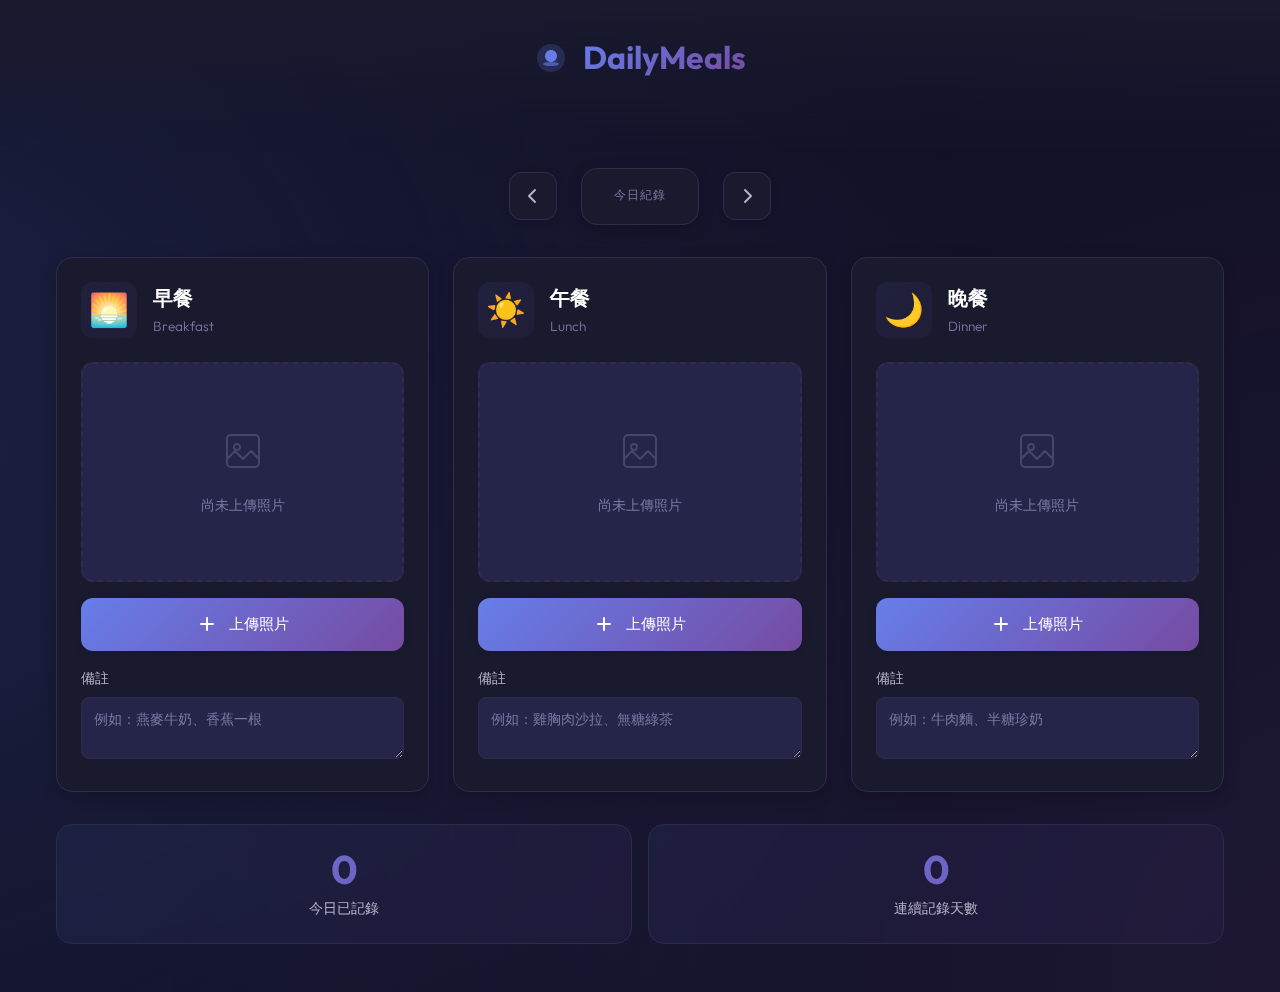
<file: index.html>
<!DOCTYPE html>
<html lang="zh-Hant">
<head>
  <meta charset="UTF-8" />
  <meta name="viewport" content="width=device-width, initial-scale=1.0" />
  <title>DailyMeals - 每日三餐紀錄</title>
  <meta name="description" content="簡單優雅的飲食紀錄工具，每天記錄早餐、午餐、晚餐照片" />
  <link rel="preconnect" href="https://fonts.googleapis.com">
  <link rel="preconnect" href="https://fonts.gstatic.com" crossorigin>
  <link href="https://fonts.googleapis.com/css2?family=Outfit:wght@300;400;500;600;700&display=swap" rel="stylesheet">
  <link rel="stylesheet" href="style.css" />
</head>
<body>
  <!-- Background gradient animation -->
  <div class="bg-gradient"></div>
  
  <!-- Header -->
  <header class="header">
    <div class="header-content">
      <div class="logo">
        <svg width="32" height="32" viewBox="0 0 32 32" fill="none" xmlns="http://www.w3.org/2000/svg">
          <circle cx="16" cy="16" r="14" fill="url(#gradient)" opacity="0.2"/>
          <path d="M16 8C12.686 8 10 10.686 10 14C10 17.314 12.686 20 16 20C19.314 20 22 17.314 22 14C22 10.686 19.314 8 16 8Z" fill="url(#gradient)"/>
          <ellipse cx="16" cy="22" rx="8" ry="2" fill="url(#gradient)" opacity="0.6"/>
          <defs>
            <linearGradient id="gradient" x1="0" y1="0" x2="32" y2="32">
              <stop offset="0%" stop-color="#667eea"/>
              <stop offset="100%" stop-color="#764ba2"/>
            </linearGradient>
          </defs>
        </svg>
        <h1>DailyMeals</h1>
      </div>
      <p class="tagline">讓每一餐都被記錄，讓每一天都有回顧</p>
    </div>
  </header>

  <!-- Main Container -->
  <main class="container">
    <!-- Date Navigation -->
    <section class="date-section">
      <button class="date-nav-btn" id="prevDay" aria-label="前一天">
        <svg width="20" height="20" viewBox="0 0 20 20" fill="none" stroke="currentColor">
          <path d="M12 4L6 10L12 16" stroke-width="2" stroke-linecap="round" stroke-linejoin="round"/>
        </svg>
      </button>
      
      <div class="date-display">
        <div class="date-label">今日紀錄</div>
        <div class="date-value" id="currentDate"></div>
      </div>
      
      <button class="date-nav-btn" id="nextDay" aria-label="下一天">
        <svg width="20" height="20" viewBox="0 0 20 20" fill="none" stroke="currentColor">
          <path d="M8 4L14 10L8 16" stroke-width="2" stroke-linecap="round" stroke-linejoin="round"/>
        </svg>
      </button>
    </section>

    <!-- Meals Grid -->
    <section class="meals-grid">
      <!-- Breakfast Card -->
      <article class="meal-card" data-meal="breakfast">
        <div class="meal-header">
          <div class="meal-icon">🌅</div>
          <div class="meal-info">
            <h2 class="meal-title">早餐</h2>
            <p class="meal-subtitle">Breakfast</p>
          </div>
        </div>
        
        <div class="image-container">
          <div class="image-preview" id="preview-breakfast">
            <div class="empty-state">
              <svg width="48" height="48" viewBox="0 0 48 48" fill="none" stroke="currentColor">
                <rect x="8" y="8" width="32" height="32" rx="4" stroke-width="2"/>
                <circle cx="18" cy="20" r="3" stroke-width="2"/>
                <path d="M8 32L16 24L24 32L32 24L40 32" stroke-width="2" stroke-linecap="round" stroke-linejoin="round"/>
              </svg>
              <p>尚未上傳照片</p>
            </div>
          </div>
          <button class="upload-trigger" data-target="breakfast-input">
            <svg width="20" height="20" viewBox="0 0 20 20" fill="none" stroke="currentColor">
              <path d="M10 4V16M4 10H16" stroke-width="2" stroke-linecap="round"/>
            </svg>
            <span>上傳照片</span>
          </button>
          <input type="file" id="breakfast-input" accept="image/*" hidden data-input="breakfast" />
        </div>
        
        <div class="note-section">
          <label for="breakfast-note">備註</label>
          <textarea 
            id="breakfast-note" 
            data-note="breakfast"
            placeholder="例如：燕麥牛奶、香蕉一根"
            rows="2"></textarea>
        </div>
      </article>

      <!-- Lunch Card -->
      <article class="meal-card" data-meal="lunch">
        <div class="meal-header">
          <div class="meal-icon">☀️</div>
          <div class="meal-info">
            <h2 class="meal-title">午餐</h2>
            <p class="meal-subtitle">Lunch</p>
          </div>
        </div>
        
        <div class="image-container">
          <div class="image-preview" id="preview-lunch">
            <div class="empty-state">
              <svg width="48" height="48" viewBox="0 0 48 48" fill="none" stroke="currentColor">
                <rect x="8" y="8" width="32" height="32" rx="4" stroke-width="2"/>
                <circle cx="18" cy="20" r="3" stroke-width="2"/>
                <path d="M8 32L16 24L24 32L32 24L40 32" stroke-width="2" stroke-linecap="round" stroke-linejoin="round"/>
              </svg>
              <p>尚未上傳照片</p>
            </div>
          </div>
          <button class="upload-trigger" data-target="lunch-input">
            <svg width="20" height="20" viewBox="0 0 20 20" fill="none" stroke="currentColor">
              <path d="M10 4V16M4 10H16" stroke-width="2" stroke-linecap="round"/>
            </svg>
            <span>上傳照片</span>
          </button>
          <input type="file" id="lunch-input" accept="image/*" hidden data-input="lunch" />
        </div>
        
        <div class="note-section">
          <label for="lunch-note">備註</label>
          <textarea 
            id="lunch-note"
            data-note="lunch"
            placeholder="例如：雞胸肉沙拉、無糖綠茶"
            rows="2"></textarea>
        </div>
      </article>

      <!-- Dinner Card -->
      <article class="meal-card" data-meal="dinner">
        <div class="meal-header">
          <div class="meal-icon">🌙</div>
          <div class="meal-info">
            <h2 class="meal-title">晚餐</h2>
            <p class="meal-subtitle">Dinner</p>
          </div>
        </div>
        
        <div class="image-container">
          <div class="image-preview" id="preview-dinner">
            <div class="empty-state">
              <svg width="48" height="48" viewBox="0 0 48 48" fill="none" stroke="currentColor">
                <rect x="8" y="8" width="32" height="32" rx="4" stroke-width="2"/>
                <circle cx="18" cy="20" r="3" stroke-width="2"/>
                <path d="M8 32L16 24L24 32L32 24L40 32" stroke-width="2" stroke-linecap="round" stroke-linejoin="round"/>
              </svg>
              <p>尚未上傳照片</p>
            </div>
          </div>
          <button class="upload-trigger" data-target="dinner-input">
            <svg width="20" height="20" viewBox="0 0 20 20" fill="none" stroke="currentColor">
              <path d="M10 4V16M4 10H16" stroke-width="2" stroke-linecap="round"/>
            </svg>
            <span>上傳照片</span>
          </button>
          <input type="file" id="dinner-input" accept="image/*" hidden data-input="dinner" />
        </div>
        
        <div class="note-section">
          <label for="dinner-note">備註</label>
          <textarea 
            id="dinner-note"
            data-note="dinner"
            placeholder="例如：牛肉麵、半糖珍奶"
            rows="2"></textarea>
        </div>
      </article>
    </section>

    <!-- Stats Footer -->
    <section class="stats-section">
      <div class="stat-item">
        <div class="stat-value" id="todayCount">0</div>
        <div class="stat-label">今日已記錄</div>
      </div>
      <div class="stat-item">
        <div class="stat-value" id="streakCount">0</div>
        <div class="stat-label">連續記錄天數</div>
      </div>
    </section>
  </main>

  <!-- Toast Notification -->
  <div class="toast" id="toast"></div>

  <script src="app.js"></script>
</body>
</html>
</file>
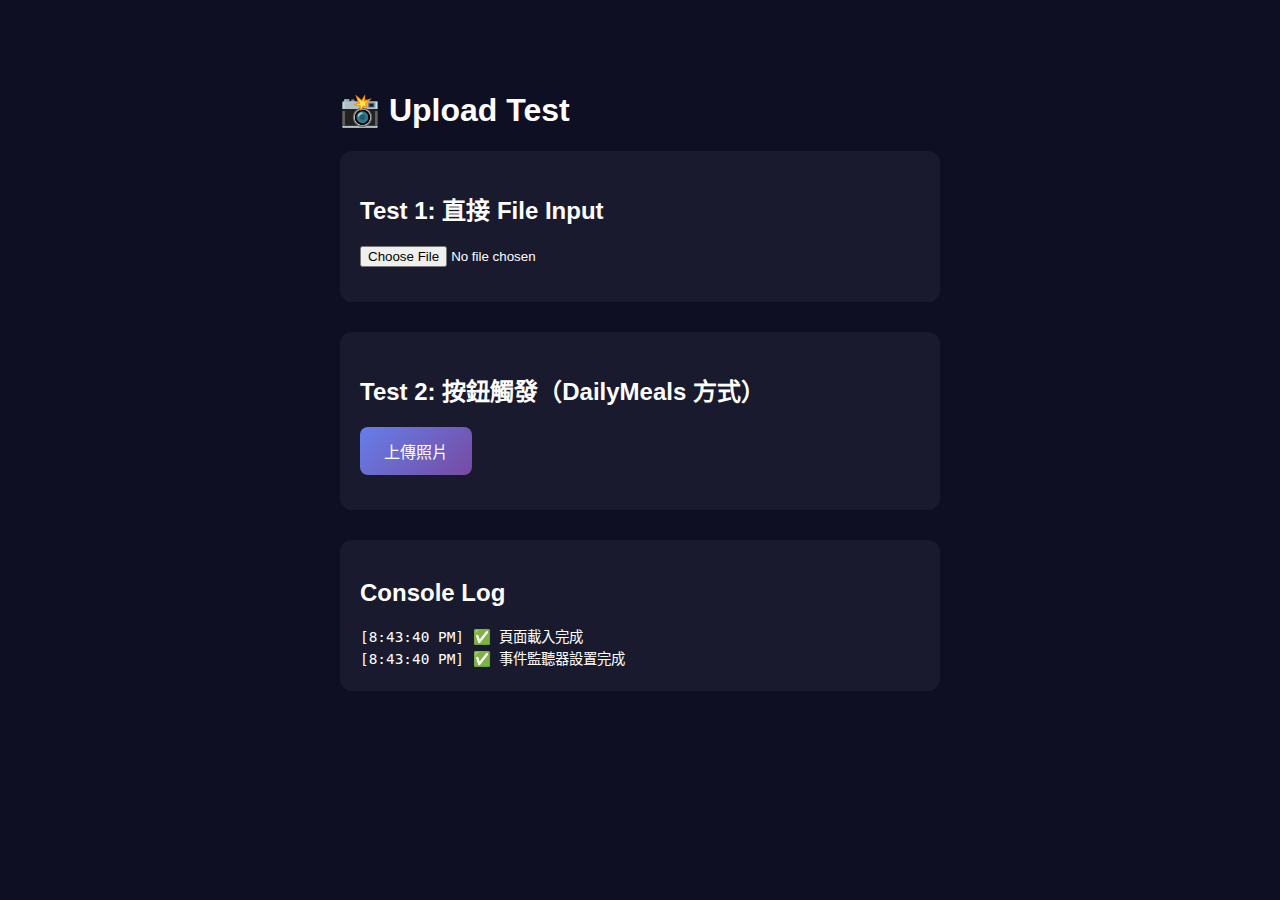
<file: test_upload.html>
<!DOCTYPE html>
<html lang="zh-TW">

<head>
    <meta charset="UTF-8">
    <meta name="viewport" content="width=device-width, initial-scale=1.0">
    <title>Upload Test</title>
    <style>
        body {
            font-family: Arial, sans-serif;
            max-width: 600px;
            margin: 50px auto;
            padding: 20px;
            background: #0f0f23;
            color: white;
        }

        .test-section {
            margin-bottom: 30px;
            padding: 20px;
            background: #1a1a2e;
            border-radius: 12px;
        }

        button {
            padding: 12px 24px;
            background: linear-gradient(135deg, #667eea 0%, #764ba2 100%);
            color: white;
            border: none;
            border-radius: 8px;
            cursor: pointer;
            font-size: 1rem;
        }

        button:hover {
            transform: translateY(-2px);
        }

        .preview {
            margin-top: 15px;
            max-width: 100%;
        }

        .preview img {
            max-width: 100%;
            border-radius: 8px;
        }

        .info {
            margin-top: 10px;
            padding: 10px;
            background: rgba(74, 222, 128, 0.2);
            border-radius: 4px;
            color: #4ade80;
        }
    </style>
</head>

<body>
    <h1>📸 Upload Test</h1>

    <div class="test-section">
        <h2>Test 1: 直接 File Input</h2>
        <input type="file" id="direct-input" accept="image/*">
        <div class="preview" id="preview-1"></div>
    </div>

    <div class="test-section">
        <h2>Test 2: 按鈕觸發（DailyMeals 方式）</h2>
        <button class="upload-trigger" data-target="test-input-2">上傳照片</button>
        <input type="file" id="test-input-2" accept="image/*" hidden data-input="test">
        <div class="preview" id="preview-2"></div>
    </div>

    <div class="test-section">
        <h2>Console Log</h2>
        <div id="log" style="font-family: monospace; font-size: 0.9rem; line-height: 1.5;"></div>
    </div>

    <script>
        // 日誌函數
        function log(message) {
            console.log(message);
            const logDiv = document.getElementById('log');
            logDiv.innerHTML += `<div>[${new Date().toLocaleTimeString()}] ${message}</div>`;
        }

        log('✅ 頁面載入完成');

        // Test 1: 直接 file input
        document.getElementById('direct-input').addEventListener('change', function (e) {
            log('✅ Test 1: 檔案選擇事件觸發');
            const file = e.target.files[0];
            if (file) {
                log(`📁 檔案名稱: ${file.name}`);
                log(`📊 檔案大小: ${(file.size / 1024).toFixed(2)} KB`);

                const reader = new FileReader();
                reader.onload = function (e) {
                    const preview = document.getElementById('preview-1');
                    preview.innerHTML = `
            <img src="${e.target.result}" alt="Preview">
            <div class="info">✅ 圖片載入成功！</div>
          `;
                    log('✅ Test 1: 圖片顯示成功');
                };
                reader.readAsDataURL(file);
            }
        });

        // Test 2: 按鈕觸發方式（模擬 DailyMeals）
        document.querySelector('.upload-trigger').addEventListener('click', function () {
            log('✅ 按鈕點擊');
            const targetId = this.getAttribute('data-target');
            document.getElementById(targetId).click();
            log(`✅ 觸發 file input: ${targetId}`);
        });

        document.getElementById('test-input-2').addEventListener('change', function (e) {
            log('✅ Test 2: 檔案選擇事件觸發');
            const file = e.target.files[0];
            if (file) {
                log(`📁 檔案名稱: ${file.name}`);

                const reader = new FileReader();
                reader.onload = function (e) {
                    const preview = document.getElementById('preview-2');
                    preview.innerHTML = `
            <img src="${e.target.result}" alt="Preview">
            <div class="info">✅ 圖片載入成功！這就是 DailyMeals 使用的方式</div>
          `;
                    log('✅ Test 2: 圖片顯示成功');
                    log('🎉 所有測試通過！上傳功能正常');
                };
                reader.readAsDataURL(file);
            }
        });

        log('✅ 事件監聽器設置完成');
    </script>
</body>

</html>
</file>
<file: style.css>
/* =================== */
/* CSS Variables */
/* =================== */
:root {
  /* Colors */
  --color-primary: #667eea;
  --color-primary-dark: #5568d3;
  --color-secondary: #764ba2;
  --color-accent: #f093fb;
  --color-success: #4ade80;
  --color-warning: #fbbf24;

  /* Gradients */
  --gradient-primary: linear-gradient(135deg, #667eea 0%, #764ba2 100%);
  --gradient-secondary: linear-gradient(135deg, #f093fb 0%, #f5576c 100%);
  --gradient-accent: linear-gradient(135deg, #4facfe 0%, #00f2fe 100%);
  --gradient-bg: linear-gradient(135deg, #667eea15 0%, #764ba215 100%);

  /* Neutrals */
  --color-bg: #0f0f23;
  --color-surface: #1a1a2e;
  --color-surface-light: #25254a;
  --color-text-primary: #ffffff;
  --color-text-secondary: #b4b4c8;
  --color-text-tertiary: #7878a3;
  --color-border: #2d2d4a;

  /* Spacing */
  --spacing-xs: 0.5rem;
  --spacing-sm: 0.75rem;
  --spacing-md: 1rem;
  --spacing-lg: 1.5rem;
  --spacing-xl: 2rem;
  --spacing-2xl: 3rem;

  /* Border Radius */
  --radius-sm: 8px;
  --radius-md: 12px;
  --radius-lg: 16px;
  --radius-xl: 24px;

  /* Shadows */
  --shadow-sm: 0 2px 8px rgba(0, 0, 0, 0.1);
  --shadow-md: 0 4px 16px rgba(0, 0, 0, 0.2);
  --shadow-lg: 0 8px 32px rgba(0, 0, 0, 0.3);
  --shadow-glow: 0 0 20px rgba(102, 126, 234, 0.4);

  /* Transitions */
  --transition-fast: 150ms cubic-bezier(0.4, 0, 0.2, 1);
  --transition-base: 250ms cubic-bezier(0.4, 0, 0.2, 1);
  --transition-slow: 350ms cubic-bezier(0.4, 0, 0.2, 1);
}

/* =================== */
/* Reset & Base */
/* =================== */
* {
  margin: 0;
  padding: 0;
  box-sizing: border-box;
}

body {
  font-family: 'Outfit', -apple-system, BlinkMacSystemFont, 'Segoe UI', sans-serif;
  background: var(--color-bg);
  color: var(--color-text-primary);
  line-height: 1.6;
  min-height: 100vh;
  overflow-x: hidden;
  position: relative;
}

/* Animated Background Gradient */
.bg-gradient {
  position: fixed;
  top: -50%;
  left: -50%;
  width: 200%;
  height: 200%;
  background: radial-gradient(circle at 20% 50%, rgba(102, 126, 234, 0.15) 0%, transparent 50%),
    radial-gradient(circle at 80% 80%, rgba(118, 75, 162, 0.15) 0%, transparent 50%);
  animation: gradientShift 20s ease infinite;
  pointer-events: none;
  z-index: 0;
}

@keyframes gradientShift {

  0%,
  100% {
    transform: translate(0, 0) rotate(0deg);
  }

  33% {
    transform: translate(5%, 5%) rotate(120deg);
  }

  66% {
    transform: translate(-5%, 5%) rotate(240deg);
  }
}

/* =================== */
/* Header */
/* =================== */
.header {
  position: relative;
  z-index: 10;
  padding: var(--spacing-xl) var(--spacing-md);
  text-align: center;
  background: linear-gradient(180deg, var(--color-surface) 0%, transparent 100%);
  backdrop-filter: blur(10px);
}

.header-content {
  max-width: 600px;
  margin: 0 auto;
}

.logo {
  display: flex;
  align-items: center;
  justify-content: center;
  gap: var(--spacing-md);
  margin-bottom: var(--spacing-sm);
}

.logo h1 {
  font-size: 2rem;
  font-weight: 700;
  background: var(--gradient-primary);
  -webkit-background-clip: text;
  -webkit-text-fill-color: transparent;
  background-clip: text;
  animation: fadeInDown 0.6s ease;
}

.tagline {
  color: var(--color-text-secondary);
  font-size: 0.95rem;
  font-weight: 300;
  opacity: 0;
  animation: fadeIn 0.8s ease 0.2s forwards;
}

/* =================== */
/* Container */
/* =================== */
.container {
  position: relative;
  z-index: 10;
  max-width: 1200px;
  margin: 0 auto;
  padding: var(--spacing-md);
  padding-bottom: var(--spacing-2xl);
}

/* =================== */
/* Date Section */
/* =================== */
.date-section {
  display: flex;
  align-items: center;
  justify-content: center;
  gap: var(--spacing-lg);
  margin-bottom: var(--spacing-xl);
  animation: fadeInUp 0.6s ease 0.1s backwards;
}

.date-display {
  background: var(--color-surface);
  border: 1px solid var(--color-border);
  border-radius: var(--radius-lg);
  padding: var(--spacing-md) var(--spacing-xl);
  text-align: center;
  box-shadow: var(--shadow-md);
  backdrop-filter: blur(10px);
  transition: all var(--transition-base);
}

.date-display:hover {
  border-color: var(--color-primary);
  box-shadow: var(--shadow-glow);
  transform: translateY(-2px);
}

.date-label {
  font-size: 0.75rem;
  color: var(--color-text-tertiary);
  text-transform: uppercase;
  letter-spacing: 1px;
  margin-bottom: 4px;
}

.date-value {
  font-size: 1.25rem;
  font-weight: 600;
  color: var(--color-text-primary);
}

.date-nav-btn {
  background: var(--color-surface);
  border: 1px solid var(--color-border);
  border-radius: var(--radius-md);
  width: 48px;
  height: 48px;
  display: flex;
  align-items: center;
  justify-content: center;
  color: var(--color-text-secondary);
  cursor: pointer;
  transition: all var(--transition-base);
  box-shadow: var(--shadow-sm);
}

.date-nav-btn:hover {
  background: var(--gradient-primary);
  border-color: transparent;
  color: white;
  transform: scale(1.05);
  box-shadow: var(--shadow-glow);
}

.date-nav-btn:active {
  transform: scale(0.95);
}

/* =================== */
/* Meals Grid */
/* =================== */
.meals-grid {
  display: grid;
  grid-template-columns: 1fr;
  gap: var(--spacing-lg);
  margin-bottom: var(--spacing-xl);
}

@media (min-width: 768px) {
  .meals-grid {
    grid-template-columns: repeat(3, 1fr);
  }
}

/* =================== */
/* Meal Card */
/* =================== */
.meal-card {
  background: var(--color-surface);
  border: 1px solid var(--color-border);
  border-radius: var(--radius-lg);
  padding: var(--spacing-lg);
  box-shadow: var(--shadow-md);
  transition: all var(--transition-base);
  animation: fadeInUp 0.6s ease backwards;
  position: relative;
  overflow: hidden;
}

.meal-card::before {
  content: '';
  position: absolute;
  top: 0;
  left: 0;
  right: 0;
  height: 3px;
  background: var(--gradient-primary);
  opacity: 0;
  transition: opacity var(--transition-base);
}

.meal-card:hover {
  border-color: var(--color-primary);
  transform: translateY(-4px);
  box-shadow: var(--shadow-lg);
}

.meal-card:hover::before {
  opacity: 1;
}

.meal-card[data-meal="breakfast"] {
  animation-delay: 0.1s;
}

.meal-card[data-meal="lunch"] {
  animation-delay: 0.2s;
}

.meal-card[data-meal="dinner"] {
  animation-delay: 0.3s;
}

/* Meal Header */
.meal-header {
  display: flex;
  align-items: center;
  gap: var(--spacing-md);
  margin-bottom: var(--spacing-lg);
}

.meal-icon {
  font-size: 2rem;
  width: 56px;
  height: 56px;
  display: flex;
  align-items: center;
  justify-content: center;
  background: var(--gradient-bg);
  border-radius: var(--radius-md);
  backdrop-filter: blur(10px);
}

.meal-info {
  flex: 1;
}

.meal-title {
  font-size: 1.25rem;
  font-weight: 600;
  color: var(--color-text-primary);
  margin-bottom: 2px;
}

.meal-subtitle {
  font-size: 0.85rem;
  color: var(--color-text-tertiary);
  font-weight: 300;
}

/* Image Container */
.image-container {
  position: relative;
  margin-bottom: var(--spacing-md);
}

.image-preview {
  width: 100%;
  height: 220px;
  border-radius: var(--radius-md);
  overflow: hidden;
  background: var(--color-surface-light);
  border: 2px dashed var(--color-border);
  display: flex;
  align-items: center;
  justify-content: center;
  transition: all var(--transition-base);
  position: relative;
}

.image-preview:hover {
  border-color: var(--color-primary);
}

.image-preview img {
  width: 100%;
  height: 100%;
  object-fit: cover;
  animation: zoomIn 0.4s ease;
}

.empty-state {
  text-align: center;
  color: var(--color-text-tertiary);
  padding: var(--spacing-md);
}

.empty-state svg {
  opacity: 0.4;
  margin-bottom: var(--spacing-sm);
}

.empty-state p {
  font-size: 0.875rem;
}

/* Upload Button */
.upload-trigger {
  width: 100%;
  margin-top: var(--spacing-md);
  padding: var(--spacing-md);
  background: var(--gradient-primary);
  border: none;
  border-radius: var(--radius-md);
  color: white;
  font-family: inherit;
  font-size: 0.95rem;
  font-weight: 500;
  cursor: pointer;
  display: flex;
  align-items: center;
  justify-content: center;
  gap: var(--spacing-sm);
  transition: all var(--transition-base);
  box-shadow: var(--shadow-sm);
}

.upload-trigger:hover {
  transform: translateY(-2px);
  box-shadow: var(--shadow-glow);
}

.upload-trigger:active {
  transform: translateY(0);
}

/* Note Section */
.note-section {
  margin-top: var(--spacing-md);
}

.note-section label {
  display: block;
  font-size: 0.875rem;
  color: var(--color-text-secondary);
  margin-bottom: var(--spacing-xs);
  font-weight: 500;
}

.note-section textarea {
  width: 100%;
  background: var(--color-surface-light);
  border: 1px solid var(--color-border);
  border-radius: var(--radius-sm);
  padding: var(--spacing-sm);
  color: var(--color-text-primary);
  font-family: inherit;
  font-size: 0.9rem;
  resize: vertical;
  transition: all var(--transition-base);
}

.note-section textarea:focus {
  outline: none;
  border-color: var(--color-primary);
  box-shadow: 0 0 0 3px rgba(102, 126, 234, 0.1);
}

.note-section textarea::placeholder {
  color: var(--color-text-tertiary);
}

/* =================== */
/* Stats Section */
/* =================== */
.stats-section {
  display: grid;
  grid-template-columns: repeat(2, 1fr);
  gap: var(--spacing-md);
  animation: fadeInUp 0.6s ease 0.4s backwards;
}

.stat-item {
  background: var(--gradient-bg);
  border: 1px solid var(--color-border);
  border-radius: var(--radius-lg);
  padding: var(--spacing-lg);
  text-align: center;
  backdrop-filter: blur(10px);
  transition: all var(--transition-base);
}

.stat-item:hover {
  border-color: var(--color-primary);
  transform: translateY(-2px);
}

.stat-value {
  font-size: 2.5rem;
  font-weight: 700;
  background: var(--gradient-primary);
  -webkit-background-clip: text;
  -webkit-text-fill-color: transparent;
  background-clip: text;
  line-height: 1;
  margin-bottom: var(--spacing-xs);
}

.stat-label {
  font-size: 0.875rem;
  color: var(--color-text-secondary);
}

/* =================== */
/* Toast Notification */
/* =================== */
.toast {
  position: fixed;
  bottom: var(--spacing-xl);
  left: 50%;
  transform: translateX(-50%) translateY(100px);
  background: var(--color-surface);
  border: 1px solid var(--color-border);
  border-radius: var(--radius-md);
  padding: var(--spacing-md) var(--spacing-lg);
  box-shadow: var(--shadow-lg);
  color: var(--color-text-primary);
  font-size: 0.9rem;
  opacity: 0;
  transition: all var(--transition-base);
  z-index: 1000;
  max-width: 90%;
  text-align: center;
  pointer-events: none;
}

.toast.show {
  opacity: 1;
  transform: translateX(-50%) translateY(0);
  pointer-events: auto;
}

.toast.success {
  border-color: var(--color-success);
  box-shadow: 0 0 20px rgba(74, 222, 128, 0.3);
}

/* =================== */
/* Animations */
/* =================== */
@keyframes fadeIn {
  from {
    opacity: 0;
  }

  to {
    opacity: 1;
  }
}

@keyframes fadeInDown {
  from {
    opacity: 0;
    transform: translateY(-20px);
  }

  to {
    opacity: 1;
    transform: translateY(0);
  }
}

@keyframes fadeInUp {
  from {
    opacity: 0;
    transform: translateY(20px);
  }

  to {
    opacity: 1;
    transform: translateY(0);
  }
}

@keyframes zoomIn {
  from {
    opacity: 0;
    transform: scale(0.95);
  }

  to {
    opacity: 1;
    transform: scale(1);
  }
}

/* =================== */
/* Responsive */
/* =================== */
@media (max-width: 767px) {
  .header {
    padding: var(--spacing-lg) var(--spacing-md);
  }

  .logo h1 {
    font-size: 1.5rem;
  }

  .tagline {
    font-size: 0.85rem;
  }

  .date-section {
    gap: var(--spacing-md);
  }

  .date-display {
    padding: var(--spacing-sm) var(--spacing-md);
  }

  .date-value {
    font-size: 1rem;
  }

  .date-nav-btn {
    width: 40px;
    height: 40px;
  }

  .meal-title {
    font-size: 1.1rem;
  }

  .stat-value {
    font-size: 2rem;
  }
}

/* =================== */
/* Accessibility */
/* =================== */
@media (prefers-reduced-motion: reduce) {

  *,
  *::before,
  *::after {
    animation-duration: 0.01ms !important;
    animation-iteration-count: 1 !important;
    transition-duration: 0.01ms !important;
  }

  .bg-gradient {
    animation: none;
  }
}

/* Focus styles for keyboard navigation */
button:focus-visible,
textarea:focus-visible {
  outline: 2px solid var(--color-primary);
  outline-offset: 2px;
}

/* =================== */
/* AI Features (v0.3) */
/* =================== */

.ai-section {
  margin-top: var(--spacing-md);
  padding: var(--spacing-md);
  background: rgba(102, 126, 234, 0.05);
  border: 1px solid var(--color-border);
  border-radius: 12px;
}

.ai-analyze-btn {
  width: 100%;
  padding: 12px 20px;
  background: var(--gradient-primary);
  color: var(--color-text-primary);
  border: none;
  border-radius: 8px;
  font-size: 1rem;
  font-weight: 600;
  cursor: pointer;
  display: flex;
  align-items: center;
  justify-content: center;
  gap: 8px;
  transition: all 0.3s ease;
}

.ai-analyze-btn:hover:not(:disabled) {
  transform: translateY(-2px);
  box-shadow: 0 8px 20px rgba(102, 126, 234, 0.4);
}

.ai-analyze-btn:disabled {
  opacity: 0.6;
  cursor: not-allowed;
}

.ai-icon {
  font-size: 1.2em;
}

/* AI Loading */
.ai-loading {
  display: flex;
  flex-direction: column;
  align-items: center;
  gap: 12px;
  padding: 20px;
  color: var(--color-text-secondary);
}

.spinner {
  width: 40px;
  height: 40px;
  border: 3px solid rgba(102, 126, 234, 0.2);
  border-top-color: var(--color-primary);
  border-radius: 50%;
  animation: spin 0.8s linear infinite;
}

@keyframes spin {
  to {
    transform: rotate(360deg);
  }
}

/* AI Result Card */
.ai-result {
  margin-top: 12px;
}

.ai-result-card {
  background: rgba(255, 255, 255, 0.03);
  border: 1px solid var(--color-border);
  border-radius: 10px;
  padding: 16px;
  animation: fadeInUp 0.5s ease;
}

.food-info {
  margin-bottom: 16px;
  padding-bottom: 16px;
  border-bottom: 1px solid var(--color-border);
}

.food-name {
  font-size: 1.25rem;
  font-weight: 700;
  color: var(--color-text-primary);
  margin: 0 0 4px 0;
}

.food-name-en {
  font-size: 0.9rem;
  color: var(--color-text-tertiary);
  margin: 0 0 8px 0;
}

.confidence {
  display: inline-block;
  padding: 4px 12px;
  background: rgba(74, 222, 128, 0.2);
  color: var(--color-success);
  border-radius: 12px;
  font-size: 0.85rem;
  font-weight: 600;
}

/* Nutrition Info */
.nutrition-info {
  display: grid;
  grid-template-columns: repeat(2, 1fr);
  gap: 12px;
}

.nutrition-item {
  display: flex;
  justify-content: space-between;
  align-items: center;
  padding: 10px;
  background: rgba(102, 126, 234, 0.08);
  border-radius: 8px;
}

.nutrition-item .label {
  font-size: 0.9rem;
  color: var(--color-text-secondary);
}

.nutrition-item .value {
  font-size: 1rem;
  font-weight: 600;
  color: var(--color-text-primary);
}

/* AI Error */
.ai-error {
  padding: 16px;
  background: rgba(239, 68, 68, 0.1);
  border: 1px solid rgba(239, 68, 68, 0.3);
  border-radius: 8px;
  display: flex;
  align-items: center;
  gap: 12px;
}

.error-icon {
  font-size: 1.5rem;
}

.ai-error p {
  margin: 0;
  color: var(--color-text-secondary);
  font-size: 0.9rem;
}

/* Animations */
@keyframes fadeInUp {
  from {
    opacity: 0;
    transform: translateY(10px);
  }

  to {
    opacity: 1;
    transform: translateY(0);
  }
}

/* Responsive */
@media (max-width: 768px) {
  .nutrition-info {
    grid-template-columns: 1fr;
  }
}

/* Version Display */
.version {
  font-size: 0.8em;
  font-weight: 500;
  opacity: 0.95;
  margin-left: 0.4em;
  color: #8b9dc3;
}
</file>
